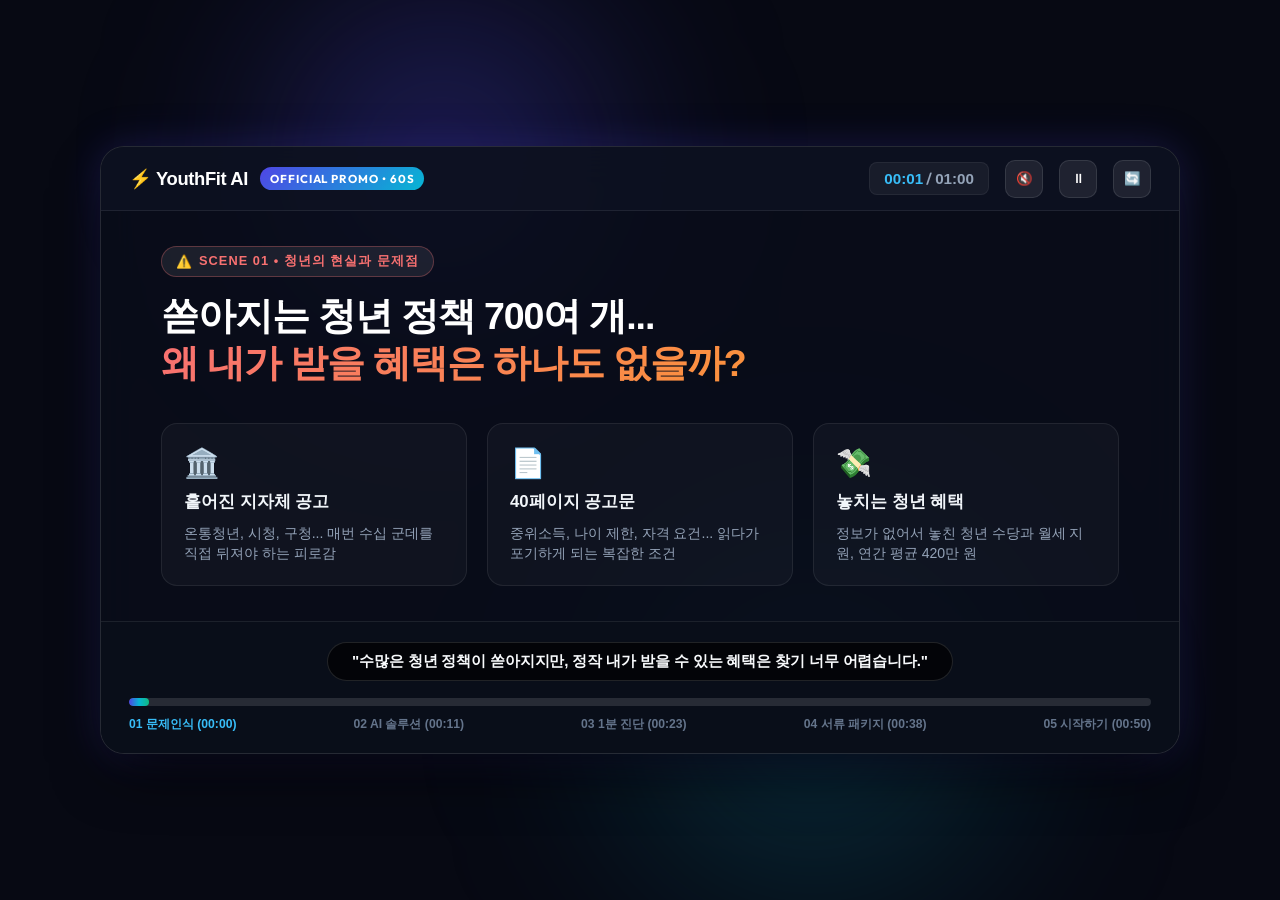
<file: web/promo.html>
<!DOCTYPE html>
<html lang="ko">

<head>
  <meta charset="UTF-8">
  <meta name="viewport" content="width=device-width, initial-scale=1.0">
  <title>YouthFit AI - 1분 홍보 영상 쇼케이스</title>
  <link rel="preconnect" href="https://fonts.googleapis.com">
  <link rel="preconnect" href="https://fonts.gstatic.com" crossorigin>
  <link
    href="https://fonts.googleapis.com/css2?family=Outfit:wght@400;600;700;800;900&family=Pretendard:wght@300;400;500;600;700;800;900&display=swap"
    rel="stylesheet">
  <style>
    :root {
      --primary: #4f46e5;
      --primary-glow: rgba(79, 70, 229, 0.4);
      --accent-cyan: #06b6d4;
      --accent-emerald: #10b981;
      --accent-pink: #ec4899;
      --accent-amber: #f59e0b;
      --bg-dark: #070913;
      --bg-card: rgba(18, 22, 38, 0.75);
      --border-card: rgba(255, 255, 255, 0.1);
      --text-white: #ffffff;
      --text-gray: #94a3b8;
    }

    * {
      box-sizing: border-box;
      margin: 0;
      padding: 0;
      font-family: 'Pretendard', -apple-system, sans-serif;
      -webkit-font-smoothing: antialiased;
    }

    body {
      background-color: var(--bg-dark);
      color: var(--text-white);
      min-height: 100vh;
      display: flex;
      flex-direction: column;
      align-items: center;
      justify-content: center;
      overflow-x: hidden;
      position: relative;
    }

    /* 배경 동적 글로우 조명 */
    .ambient-glow-1 {
      position: fixed;
      top: -10%;
      left: 15%;
      width: 500px;
      height: 500px;
      background: radial-gradient(circle, var(--primary-glow) 0%, transparent 70%);
      filter: blur(80px);
      z-index: 0;
      pointer-events: none;
      animation: floatGlow 12s ease-in-out infinite alternate;
    }

    .ambient-glow-2 {
      position: fixed;
      bottom: -10%;
      right: 15%;
      width: 550px;
      height: 550px;
      background: radial-gradient(circle, rgba(6, 182, 212, 0.25) 0%, transparent 70%);
      filter: blur(90px);
      z-index: 0;
      pointer-events: none;
      animation: floatGlow 14s ease-in-out infinite alternate-reverse;
    }

    @keyframes floatGlow {
      0% {
        transform: translate(0, 0) scale(1);
      }

      50% {
        transform: translate(40px, -30px) scale(1.15);
      }

      100% {
        transform: translate(-30px, 40px) scale(0.95);
      }
    }

    /* 메인 비디오 플레이어 프레임 */
    .video-viewport {
      width: 100%;
      max-width: 1080px;
      aspect-ratio: 16 / 9;
      background: rgba(10, 14, 26, 0.85);
      border-radius: 24px;
      border: 1px solid rgba(255, 255, 255, 0.12);
      box-shadow: 0 25px 60px -15px rgba(0, 0, 0, 0.8), 0 0 40px rgba(79, 70, 229, 0.25);
      backdrop-filter: blur(20px);
      position: relative;
      overflow: hidden;
      display: flex;
      flex-direction: column;
      z-index: 10;
    }

    /* 탑 바 헤더 */
    .player-header {
      height: 64px;
      padding: 0 28px;
      display: flex;
      align-items: center;
      justify-content: space-between;
      border-bottom: 1px solid rgba(255, 255, 255, 0.08);
      background: rgba(15, 20, 35, 0.6);
      z-index: 20;
    }

    .brand-title {
      display: flex;
      align-items: center;
      gap: 12px;
      font-weight: 800;
      font-size: 1.15rem;
      letter-spacing: -0.02em;
    }

    .brand-badge {
      font-family: 'Outfit', sans-serif;
      font-size: 0.72rem;
      font-weight: 700;
      padding: 4px 10px;
      border-radius: 999px;
      background: linear-gradient(135deg, #4f46e5, #06b6d4);
      color: white;
      text-transform: uppercase;
      letter-spacing: 0.08em;
    }

    .header-controls {
      display: flex;
      align-items: center;
      gap: 16px;
    }

    .time-display {
      font-family: 'Outfit', monospace;
      font-size: 0.95rem;
      font-weight: 600;
      color: #94a3b8;
      background: rgba(255, 255, 255, 0.05);
      padding: 6px 14px;
      border-radius: 8px;
      border: 1px solid rgba(255, 255, 255, 0.06);
    }

    .time-display span.current {
      color: #38bdf8;
    }

    .icon-btn {
      background: rgba(255, 255, 255, 0.08);
      border: 1px solid rgba(255, 255, 255, 0.1);
      color: white;
      width: 38px;
      height: 38px;
      border-radius: 10px;
      display: flex;
      align-items: center;
      justify-content: center;
      cursor: pointer;
      transition: all 0.2s;
    }

    .icon-btn:hover {
      background: rgba(255, 255, 255, 0.18);
      transform: translateY(-1px);
    }

    /* 비디오 스테이지 (5개 씬 슬라이더) */
    .video-stage {
      flex: 1;
      position: relative;
      display: flex;
      align-items: center;
      justify-content: center;
      padding: 36px 48px;
    }

    .scene {
      position: absolute;
      inset: 0;
      padding: 40px 60px;
      display: flex;
      flex-direction: column;
      justify-content: center;
      opacity: 0;
      visibility: hidden;
      transform: translateY(20px) scale(0.98);
      transition: opacity 0.7s cubic-bezier(0.16, 1, 0.3, 1), transform 0.7s cubic-bezier(0.16, 1, 0.3, 1), visibility 0.7s;
      pointer-events: none;
    }

    .scene.active {
      opacity: 1;
      visibility: visible;
      transform: translateY(0) scale(1);
      pointer-events: auto;
    }

    .scene-tag {
      align-self: flex-start;
      font-size: 0.8rem;
      font-weight: 700;
      letter-spacing: 0.08em;
      padding: 6px 14px;
      border-radius: 999px;
      margin-bottom: 16px;
      display: inline-flex;
      align-items: center;
      gap: 6px;
      background: rgba(255, 255, 255, 0.08);
      border: 1px solid rgba(255, 255, 255, 0.15);
    }

    .scene-title {
      font-size: 2.35rem;
      font-weight: 900;
      line-height: 1.25;
      letter-spacing: -0.03em;
      margin-bottom: 20px;
      max-width: 900px;
    }

    .scene-title .highlight {
      background: linear-gradient(135deg, #38bdf8 0%, #818cf8 50%, #c084fc 100%);
      -webkit-background-clip: text;
      -webkit-text-fill-color: transparent;
    }

    .scene-title .highlight-warning {
      background: linear-gradient(135deg, #f87171, #fb923c);
      -webkit-background-clip: text;
      -webkit-text-fill-color: transparent;
    }

    .scene-title .highlight-emerald {
      background: linear-gradient(135deg, #34d399, #10b981);
      -webkit-background-clip: text;
      -webkit-text-fill-color: transparent;
    }

    /* 씬 1: 문제인식 카드 */
    .pain-cards-grid {
      display: grid;
      grid-template-columns: repeat(3, 1fr);
      gap: 20px;
      margin-top: 16px;
    }

    .pain-card {
      background: rgba(255, 255, 255, 0.03);
      border: 1px solid rgba(255, 255, 255, 0.08);
      border-radius: 16px;
      padding: 22px;
      display: flex;
      flex-direction: column;
      gap: 10px;
      transition: all 0.3s;
    }

    .pain-icon {
      font-size: 1.8rem;
    }

    .pain-card h4 {
      font-size: 1.05rem;
      font-weight: 700;
      color: #f1f5f9;
    }

    .pain-card p {
      font-size: 0.88rem;
      color: #94a3b8;
      line-height: 1.45;
    }

    /* 씬 2: 솔루션 레이더 */
    .radar-container {
      display: flex;
      align-items: center;
      gap: 40px;
      margin-top: 10px;
    }

    .radar-stats {
      flex: 1;
      display: flex;
      flex-direction: column;
      gap: 16px;
    }

    .stat-pill {
      background: rgba(255, 255, 255, 0.04);
      border: 1px solid rgba(255, 255, 255, 0.08);
      border-radius: 16px;
      padding: 16px 24px;
      display: flex;
      align-items: center;
      justify-content: space-between;
    }

    .stat-number {
      font-family: 'Outfit', sans-serif;
      font-size: 2.1rem;
      font-weight: 900;
      color: #38bdf8;
    }

    /* 씬 3: 1분 진단 데모 */
    .demo-container {
      display: grid;
      grid-template-columns: 1fr 1.3fr;
      gap: 28px;
      align-items: center;
    }

    .persona-card {
      background: rgba(30, 41, 59, 0.6);
      border: 1px solid rgba(255, 255, 255, 0.1);
      border-radius: 18px;
      padding: 24px;
    }

    .persona-tag {
      font-size: 0.75rem;
      font-weight: 700;
      color: #38bdf8;
      text-transform: uppercase;
      margin-bottom: 8px;
    }

    .persona-title {
      font-size: 1.25rem;
      font-weight: 800;
      margin-bottom: 14px;
    }

    .persona-attrs {
      display: flex;
      flex-wrap: wrap;
      gap: 8px;
    }

    .attr-chip {
      background: rgba(255, 255, 255, 0.08);
      padding: 4px 12px;
      border-radius: 8px;
      font-size: 0.82rem;
      color: #cbd5e1;
    }

    .benefit-counter-box {
      background: linear-gradient(135deg, rgba(79, 70, 229, 0.25), rgba(6, 182, 212, 0.15));
      border: 1px solid rgba(99, 102, 241, 0.35);
      border-radius: 20px;
      padding: 28px;
      text-align: center;
      position: relative;
      overflow: hidden;
    }

    .benefit-counter-box::before {
      content: '';
      position: absolute;
      top: -50%;
      left: -50%;
      width: 200%;
      height: 200%;
      background: radial-gradient(circle, rgba(255, 255, 255, 0.1) 0%, transparent 60%);
      animation: rotateLight 8s linear infinite;
    }

    @keyframes rotateLight {
      0% {
        transform: rotate(0deg);
      }

      100% {
        transform: rotate(360deg);
      }
    }

    .counter-value {
      font-family: 'Outfit', sans-serif;
      font-size: 3rem;
      font-weight: 900;
      color: #34d399;
      margin: 8px 0;
      position: relative;
    }

    /* 씬 4: 서류 체크리스트 */
    .docs-list {
      display: flex;
      flex-direction: column;
      gap: 12px;
      margin-top: 14px;
    }

    .doc-item {
      background: rgba(255, 255, 255, 0.04);
      border: 1px solid rgba(255, 255, 255, 0.08);
      border-radius: 14px;
      padding: 14px 20px;
      display: flex;
      align-items: center;
      justify-content: space-between;
      transition: transform 0.3s, background 0.3s;
    }

    .doc-item.checked {
      border-color: rgba(52, 211, 153, 0.4);
      background: rgba(52, 211, 153, 0.08);
    }

    .doc-info {
      display: flex;
      align-items: center;
      gap: 14px;
    }

    .check-badge {
      width: 28px;
      height: 28px;
      border-radius: 50%;
      background: #10b981;
      color: white;
      display: flex;
      align-items: center;
      justify-content: center;
      font-size: 0.9rem;
      font-weight: 900;
    }

    /* 씬 5: CTA 엔딩 */
    .cta-center {
      text-align: center;
      display: flex;
      flex-direction: column;
      align-items: center;
      gap: 24px;
    }

    .cta-btn-big {
      background: linear-gradient(135deg, #4f46e5 0%, #06b6d4 100%);
      color: white;
      font-size: 1.25rem;
      font-weight: 800;
      padding: 18px 44px;
      border-radius: 999px;
      border: none;
      box-shadow: 0 10px 30px rgba(79, 70, 229, 0.5);
      cursor: pointer;
      transition: all 0.3s;
      display: inline-flex;
      align-items: center;
      gap: 12px;
      text-decoration: none;
    }

    .cta-btn-big:hover {
      transform: translateY(-2px) scale(1.03);
      box-shadow: 0 15px 40px rgba(6, 182, 212, 0.6);
    }

    /* 하단 타임라인 & 자막 바 */
    .player-footer {
      background: rgba(10, 14, 26, 0.95);
      border-top: 1px solid rgba(255, 255, 255, 0.08);
      padding: 16px 28px 20px;
      z-index: 20;
    }

    /* 자막 바 */
    .subtitle-box {
      min-height: 48px;
      display: flex;
      align-items: center;
      justify-content: center;
      margin-bottom: 12px;
    }

    .subtitle-text {
      background: rgba(0, 0, 0, 0.65);
      border: 1px solid rgba(255, 255, 255, 0.12);
      padding: 8px 24px;
      border-radius: 999px;
      font-size: 0.95rem;
      font-weight: 600;
      color: #f8fafc;
      text-align: center;
      letter-spacing: -0.01em;
      animation: fadeInSub 0.3s ease-in-out;
    }

    @keyframes fadeInSub {
      from {
        opacity: 0;
        transform: translateY(4px);
      }

      to {
        opacity: 1;
        transform: translateY(0);
      }
    }

    /* 프로그레스 바 */
    .timeline-bar-bg {
      width: 100%;
      height: 8px;
      background: rgba(255, 255, 255, 0.12);
      border-radius: 999px;
      cursor: pointer;
      position: relative;
      overflow: hidden;
    }

    .timeline-bar-fill {
      height: 100%;
      width: 0%;
      background: linear-gradient(90deg, #4f46e5, #06b6d4, #10b981);
      border-radius: 999px;
      transition: width 0.1s linear;
    }

    /* 챕터 라벨 */
    .chapters-row {
      display: flex;
      justify-content: space-between;
      margin-top: 10px;
    }

    .chapter-node {
      font-size: 0.76rem;
      font-weight: 600;
      color: #64748b;
      cursor: pointer;
      transition: color 0.2s;
    }

    .chapter-node.active {
      color: #38bdf8;
      font-weight: 700;
    }

    .chapter-node:hover {
      color: #cbd5e1;
    }

    /* 반응형 */
    @media (max-width: 900px) {
      .video-viewport {
        border-radius: 0;
        min-height: 100vh;
      }

      .scene-title {
        font-size: 1.75rem;
      }

      .pain-cards-grid {
        grid-template-columns: 1fr;
      }

      .demo-container {
        grid-template-columns: 1fr;
      }
    }
  </style>
</head>

<body>

  <div class="ambient-glow-1"></div>
  <div class="ambient-glow-2"></div>

  <!-- 비디오 프레임 -->
  <div class="video-viewport" id="videoViewport">

    <!-- 헤더 바 -->
    <header class="player-header">
      <div class="brand-title">
        <span>⚡ YouthFit AI</span>
        <span class="brand-badge">Official Promo • 60s</span>
      </div>
      <div class="header-controls">
        <div class="time-display">
          <span class="current" id="timeCurrent">00:00</span> / <span id="timeTotal">01:00</span>
        </div>
        <button class="icon-btn" id="btnSound" title="BGM 사운드 켜기/끄기">
          <span id="soundIcon">🔇</span>
        </button>
        <button class="icon-btn" id="btnPlayPause" title="재생/일시정지">
          <span id="playIcon">⏸</span>
        </button>
        <button class="icon-btn" id="btnRestart" title="처음부터 다시보기">
          <span>🔄</span>
        </button>
      </div>
    </header>

    <!-- 비디오 슬라이드 스테이지 -->
    <main class="video-stage">

      <!-- 씬 1: 문제인식 (00:00 ~ 00:11) -->
      <section class="scene active" id="scene1" data-start="0" data-end="11">
        <div class="scene-tag" style="color: #f87171; border-color: rgba(248, 113, 113, 0.3);">
          <span>⚠️</span> SCENE 01 • 청년의 현실과 문제점
        </div>
        <h2 class="scene-title">
          쏟아지는 청년 정책 700여 개...<br>
          <span class="highlight-warning">왜 내가 받을 혜택은 하나도 없을까?</span>
        </h2>
        <div class="pain-cards-grid">
          <div class="pain-card">
            <div class="pain-icon">🏛️</div>
            <h4>흩어진 지자체 공고</h4>
            <p>온통청년, 시청, 구청... 매번 수십 군데를 직접 뒤져야 하는 피로감</p>
          </div>
          <div class="pain-card">
            <div class="pain-icon">📄</div>
            <h4>40페이지 공고문</h4>
            <p>중위소득, 나이 제한, 자격 요건... 읽다가 포기하게 되는 복잡한 조건</p>
          </div>
          <div class="pain-card">
            <div class="pain-icon">💸</div>
            <h4>놓치는 청년 혜택</h4>
            <p>정보가 없어서 놓친 청년 수당과 월세 지원, 연간 평균 420만 원</p>
          </div>
        </div>
      </section>

      <!-- 씬 2: 솔루션 (00:11 ~ 00:23) -->
      <section class="scene" id="scene2" data-start="11" data-end="23">
        <div class="scene-tag" style="color: #38bdf8; border-color: rgba(56, 189, 248, 0.3);">
          <span>🚀</span> SCENE 02 • 유스핏 AI의 해법
        </div>
        <h2 class="scene-title">
          청년 정책의 모든 것,<br>
          <span class="highlight">YouthFit AI가 실시간으로 수집하고 분석합니다.</span>
        </h2>
        <div class="radar-container">
          <div class="radar-stats">
            <div class="stat-pill">
              <div>
                <div style="font-size: 0.85rem; color: #94a3b8;">전국 17개 시·도 지자체 크롤러</div>
                <div style="font-weight: 700; font-size: 1.1rem; margin-top: 4px;">서울부터 제주까지 실시간 자동 수집</div>
              </div>
              <div class="stat-number">100%</div>
            </div>
            <div class="stat-pill">
              <div>
                <div style="font-size: 0.85rem; color: #94a3b8;">데이터베이스 적재 정책</div>
                <div style="font-weight: 700; font-size: 1.1rem; margin-top: 4px;">중복 없는 고순도 청년 정책 DB</div>
              </div>
              <div class="stat-number" id="policyCount">706+</div>
            </div>
            <div class="stat-pill">
              <div>
                <div style="font-size: 0.85rem; color: #94a3b8;">온통청년 외 지자체 알짜 공고</div>
                <div style="font-weight: 700; font-size: 1.1rem; margin-top: 4px;">공공임대, 취업수당, 복지포인트 발굴</div>
              </div>
              <div class="stat-number" style="color: #34d399;">270건+</div>
            </div>
          </div>
        </div>
      </section>

      <!-- 씬 3: 1분 진단 데모 (00:23 ~ 00:38) -->
      <section class="scene" id="scene3" data-start="23" data-end="38">
        <div class="scene-tag" style="color: #34d399; border-color: rgba(52, 211, 153, 0.3);">
          <span>⚡</span> SCENE 03 • 1분 맞춤 문진과 수혜금액 산출
        </div>
        <h2 class="scene-title">
          단 1분 문진으로,<br>
          <span class="highlight-emerald">나만을 위한 정책과 지원금을 즉시 발견!</span>
        </h2>
        <div class="demo-container">
          <div class="persona-card">
            <div class="persona-tag">Live Persona Case</div>
            <div class="persona-title">24세 취준생 (부산 해운대구 1인가구)</div>
            <div class="persona-attrs">
              <span class="attr-chip">만 24세</span>
              <span class="attr-chip">부산광역시</span>
              <span class="attr-chip">해운대구</span>
              <span class="attr-chip">취업준비생</span>
              <span class="attr-chip">중위 60% 이하</span>
            </div>
            <div style="margin-top: 16px; font-size: 0.86rem; color: #cbd5e1; line-height: 1.5;">
              • 부산청년 글로벌 잡(JOB) 챌린지 (99% 적합)<br>
              • 국민취업지원제도 구직촉진수당 (99% 적합)<br>
              • 부산 자립준비청년 지원 (99% 적합)
            </div>
          </div>
          <div class="benefit-counter-box">
            <div style="font-size: 0.95rem; font-weight: 700; color: #cbd5e1;">AI 산출 최대 예상 수혜금액</div>
            <div class="counter-value" id="counterBenefit">24,000,000 원</div>
            <div style="font-size: 0.82rem; color: #94a3b8;">월 최대 150만원 상당 지원 및 구직활동 수당 포함</div>
          </div>
        </div>
      </section>

      <!-- 씬 4: 서류 패키지 (00:38 ~ 00:50) -->
      <section class="scene" id="scene4" data-start="38" data-end="50">
        <div class="scene-tag" style="color: #c084fc; border-color: rgba(192, 132, 252, 0.3);">
          <span>📋</span> SCENE 04 • 원스톱 서류 패키지
        </div>
        <h2 class="scene-title">
          복잡한 서류 준비도 끝.<br>
          <span class="highlight">필요 서류 체크리스트와 발급처를 한 번에!</span>
        </h2>
        <div class="docs-list">
          <div class="doc-item checked">
            <div class="doc-info">
              <div class="check-badge">✓</div>
              <div>
                <strong style="font-size: 1rem;">주민등록등본 (정부24 연동)</strong>
                <div style="font-size: 0.8rem; color: #94a3b8;">원클릭 무료 인터넷 발급 바로가기 지원</div>
              </div>
            </div>
            <span style="font-size: 0.78rem; color: #34d399; font-weight: 700;">발급처 바로가기 ↗</span>
          </div>
          <div class="doc-item checked">
            <div class="doc-info">
              <div class="check-badge">✓</div>
              <div>
                <strong style="font-size: 1rem;">고용보험 피보험자격 이력내역서</strong>
                <div style="font-size: 0.8rem; color: #94a3b8;">구직촉진수당 필수 증빙 서류 자동 정리</div>
              </div>
            </div>
            <span style="font-size: 0.78rem; color: #34d399; font-weight: 700;">발급처 바로가기 ↗</span>
          </div>
          <div class="doc-item checked">
            <div class="doc-info">
              <div class="check-badge">✓</div>
              <div>
                <strong style="font-size: 1rem;">소득금액증명원 (홈택스 연동)</strong>
                <div style="font-size: 0.8rem; color: #94a3b8;">기준 중위소득 충족 증빙 서류 가이드</div>
              </div>
            </div>
            <span style="font-size: 0.78rem; color: #34d399; font-weight: 700;">발급처 바로가기 ↗</span>
          </div>
        </div>
      </section>

      <!-- 씬 5: CTA 엔딩 (00:50 ~ 01:00) -->
      <section class="scene" id="scene5" data-start="50" data-end="60">
        <div class="cta-center">
          <div class="scene-tag" style="color: #38bdf8; border-color: rgba(56, 189, 248, 0.3);">
            <span>✨</span> SCENE 05 • 지금 시작하세요
          </div>
          <h2 class="scene-title" style="margin-bottom: 8px;">
            청년의 오늘을 응원하는<br>
            가장 똑똑한 맞춤 비서, <span class="highlight">YouthFit AI</span>
          </h2>
          <p style="color: #94a3b8; font-size: 1.1rem; max-width: 650px;">
            수백만 원의 혜택, 더 이상 놓치지 마세요.<br>
            회원가입 없이 1분 만에 내 맞춤 정책을 지금 확인하세요!
          </p>
          <a href="/diagnosis" class="cta-btn-big">
            <span>⚡ 1분 무료 정책 진단 시작하기</span>
            <span>➔</span>
          </a>
          <div style="font-size: 0.84rem; color: #64748b; margin-top: 4px;">
            전국 17개 시·도 706건 정책 실시간 연동 • 완전 무료 서비스
          </div>
        </div>
      </section>

    </main>

    <!-- 푸터 자막 및 타임라인 -->
    <footer class="player-footer">
      <!-- 동적 음성 자막 바 -->
      <div class="subtitle-box">
        <div class="subtitle-text" id="subtitleText">
          "청년 정책 700여 개... 왜 내가 받을 혜택은 하나도 없을까요?"
        </div>
      </div>

      <!-- 타임라인 바 -->
      <div class="timeline-bar-bg" id="timelineBar">
        <div class="timeline-bar-fill" id="timelineFill"></div>
      </div>

      <!-- 챕터 네비게이션 -->
      <div class="chapters-row">
        <span class="chapter-node active" data-target="0">01 문제인식 (00:00)</span>
        <span class="chapter-node" data-target="11">02 AI 솔루션 (00:11)</span>
        <span class="chapter-node" data-target="23">03 1분 진단 (00:23)</span>
        <span class="chapter-node" data-target="38">04 서류 패키지 (00:38)</span>
        <span class="chapter-node" data-target="50">05 시작하기 (00:50)</span>
      </div>
    </footer>

  </div>

  <script>
    // -------------------------------------------------------------
    // 1. 상태 및 타임라인 설정
    // -------------------------------------------------------------
    const TOTAL_DURATION = 60.0; // 60초 풀 영상
    let currentTime = 0.0;
    let isPlaying = true;
    let isSoundOn = false;
    let lastTimestamp = null;

    const timeCurrentEl = document.getElementById('timeCurrent');
    const timelineFillEl = document.getElementById('timelineFill');
    const timelineBarEl = document.getElementById('timelineBar');
    const subtitleTextEl = document.getElementById('subtitleText');
    const btnPlayPause = document.getElementById('btnPlayPause');
    const playIcon = document.getElementById('playIcon');
    const btnRestart = document.getElementById('btnRestart');
    const btnSound = document.getElementById('btnSound');
    const soundIcon = document.getElementById('soundIcon');
    const chapterNodes = document.querySelectorAll('.chapter-node');

    const scenes = [
      { id: 'scene1', start: 0, end: 11 },
      { id: 'scene2', start: 11, end: 23 },
      { id: 'scene3', start: 23, end: 38 },
      { id: 'scene4', start: 38, end: 50 },
      { id: 'scene5', start: 50, end: 60 }
    ];

    // 자막 스크립트 데이터 (초 단위 정밀 동기화)
    const subtitles = [
      { start: 0, end: 5, text: "수많은 청년 정책이 쏟아지지만, 정작 내가 받을 수 있는 혜택은 찾기 너무 어렵습니다." },
      { start: 5, end: 11, text: "복잡한 공고문과 흩어진 정보 때문에 놓친 청년 혜택, 연간 평균 420만 원에 달합니다." },
      { start: 11, end: 17, text: "그래서 탄생했습니다! 전국 17개 시·도의 청년 정책을 실시간 수집하는 YouthFit AI." },
      { start: 17, end: 23, text: "700여 개 이상의 최신 공공 데이터를 중복 없이 정밀 분석하여 내게 딱 맞는 정책만 쏙쏙!" },
      { start: 23, end: 30, text: "나이, 거주 지역, 취업 상태, 소득 구간을 입력하는 단 1분의 맞춤 문진." },
      { start: 30, end: 38, text: "AI가 99% 적합도 정책을 판별하고, 최대 2,400만 원 상당의 수혜 혜택을 즉시 계산합니다!" },
      { start: 38, end: 44, text: "서류 준비로 헤맬 필요 없습니다. 필요한 서류 목록을 맞춤 체크리스트로 완벽 패키징." },
      { start: 44, end: 50, text: "정부24 인터넷 무료 발급처 링크까지 한 번에 연결되어 손쉽게 신청 완료!" },
      { start: 50, end: 56, text: "청년의 오늘을 응원하는 가장 똑똑한 AI 비서, 유스핏 AI." },
      { start: 56, end: 60, text: "지금 바로 1분 무료 진단으로 당신이 놓치고 있던 권리를 찾아보세요!" }
    ];

    // -------------------------------------------------------------
    // 2. Web Audio API 배경음악 신디사이저 (외부 오디오 없이 풍부한 BGM 생성)
    // -------------------------------------------------------------
    let audioCtx = null;
    let bgmInterval = null;

    function initAudio() {
      if (!audioCtx) {
        audioCtx = new (window.AudioContext || window.webkitAudioContext)();
      }
      if (audioCtx.state === 'suspended') {
        audioCtx.resume();
      }
    }

    // 신디사이저 코드 및 비트 연주 함수
    function playSynthChord(freqs, duration) {
      if (!audioCtx || !isSoundOn) return;
      freqs.forEach(freq => {
        const osc = audioCtx.createOscillator();
        const gain = audioCtx.createGain();
        osc.type = 'triangle';
        osc.frequency.setValueAtTime(freq, audioCtx.currentTime);

        gain.gain.setValueAtTime(0.01, audioCtx.currentTime);
        gain.gain.exponentialRampToValueAtTime(0.06, audioCtx.currentTime + 0.1);
        gain.gain.exponentialRampToValueAtTime(0.001, audioCtx.currentTime + duration);

        osc.connect(gain);
        gain.connect(audioCtx.destination);

        osc.start();
        osc.stop(audioCtx.currentTime + duration);
      });
    }

    const chords = [
      [261.63, 329.63, 392.00, 493.88], // Cmaj7
      [220.00, 261.63, 329.63, 392.00], // Am7
      [174.61, 220.00, 261.63, 329.63], // Fmaj7
      [196.00, 246.94, 293.66, 392.00]  // G7
    ];
    let chordIdx = 0;

    function startBgm() {
      if (bgmInterval) clearInterval(bgmInterval);
      bgmInterval = setInterval(() => {
        if (!isSoundOn || !isPlaying) return;
        playSynthChord(chords[chordIdx % chords.length], 2.2);
        chordIdx++;
      }, 2400);
    }

    // -------------------------------------------------------------
    // 3. 비디오 재생 루프 (60FPS 정밀 렌더러)
    // -------------------------------------------------------------
    function update(timestamp) {
      if (!lastTimestamp) lastTimestamp = timestamp;
      const delta = (timestamp - lastTimestamp) / 1000;
      lastTimestamp = timestamp;

      if (isPlaying) {
        currentTime += delta;
        if (currentTime >= TOTAL_DURATION) {
          currentTime = TOTAL_DURATION;
          isPlaying = false;
          playIcon.textContent = '▶';
        }
      }

      render();
      requestAnimationFrame(update);
    }

    function render() {
      // 1. 시간 표시 포맷 (00:SS)
      const secs = Math.floor(currentTime);
      const dec = Math.floor((currentTime % 1) * 10);
      const strSec = String(secs).padStart(2, '0');
      timeCurrentEl.textContent = `00:${strSec}`;

      // 2. 프로그레스 바
      const progress = (currentTime / TOTAL_DURATION) * 100;
      timelineFillEl.style.width = `${progress}%`;

      // 3. 씬 활성화 전환
      scenes.forEach((sc, idx) => {
        const el = document.getElementById(sc.id);
        const node = chapterNodes[idx];
        if (currentTime >= sc.start && currentTime < sc.end) {
          if (!el.classList.contains('active')) {
            document.querySelectorAll('.scene').forEach(s => s.classList.remove('active'));
            el.classList.add('active');
          }
          if (node && !node.classList.contains('active')) {
            chapterNodes.forEach(n => n.classList.remove('active'));
            node.classList.add('active');
          }
        }
      });

      // 4. 자막 동기화
      const curSub = subtitles.find(s => currentTime >= s.start && currentTime < s.end);
      if (curSub && subtitleTextEl.textContent !== `"${curSub.text}"`) {
        subtitleTextEl.textContent = `"${curSub.text}"`;
      }

      // 5. 씬 3 수혜금액 롤링 애니메이션
      if (currentTime >= 23 && currentTime < 38) {
        const factor = Math.min(1, (currentTime - 23) / 4);
        const amount = Math.floor(factor * 24000000);
        document.getElementById('counterBenefit').textContent = amount.toLocaleString() + ' 원';
      }
    }

    // -------------------------------------------------------------
    // 4. 인터랙션 컨트롤러
    // -------------------------------------------------------------
    btnPlayPause.addEventListener('click', () => {
      isPlaying = !isPlaying;
      playIcon.textContent = isPlaying ? '⏸' : '▶';
      if (isPlaying && isSoundOn) initAudio();
    });

    btnRestart.addEventListener('click', () => {
      currentTime = 0.0;
      isPlaying = true;
      playIcon.textContent = '⏸';
      if (isSoundOn) initAudio();
    });

    btnSound.addEventListener('click', () => {
      isSoundOn = !isSoundOn;
      soundIcon.textContent = isSoundOn ? '🔊' : '🔇';
      if (isSoundOn) {
        initAudio();
        startBgm();
        playSynthChord([261.63, 329.63, 392.00], 1.5);
      }
    });

    // 챕터 클릭 시 이동
    chapterNodes.forEach(node => {
      node.addEventListener('click', () => {
        const target = parseFloat(node.getAttribute('data-target'));
        currentTime = target;
        isPlaying = true;
        playIcon.textContent = '⏸';
      });
    });

    // 타임라인 드래그/클릭 이동
    timelineBarEl.addEventListener('click', (e) => {
      const rect = timelineBarEl.getBoundingClientRect();
      const ratio = (e.clientX - rect.left) / rect.width;
      currentTime = Math.max(0, Math.min(TOTAL_DURATION, ratio * TOTAL_DURATION));
      isPlaying = true;
      playIcon.textContent = '⏸';
    });

    // 시작
    requestAnimationFrame(update);
  </script>
</body>

</html>
</file>
